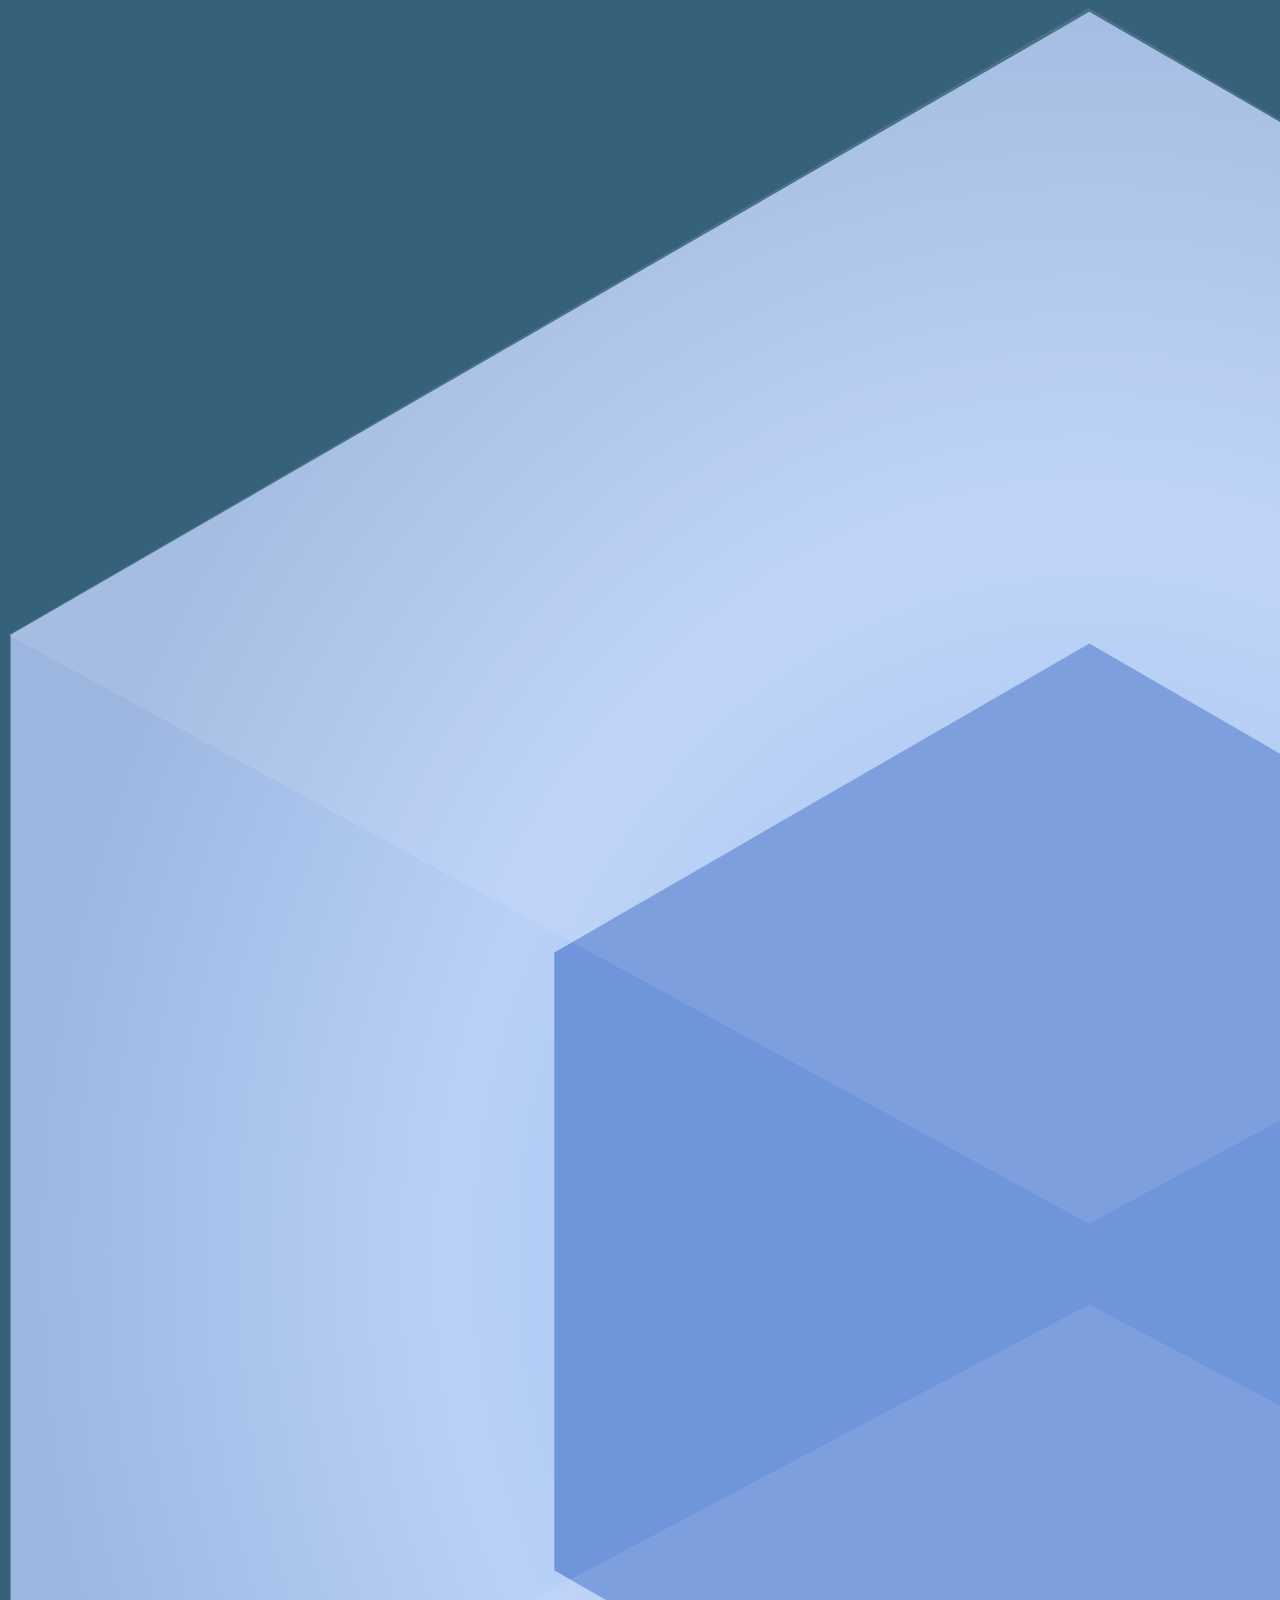
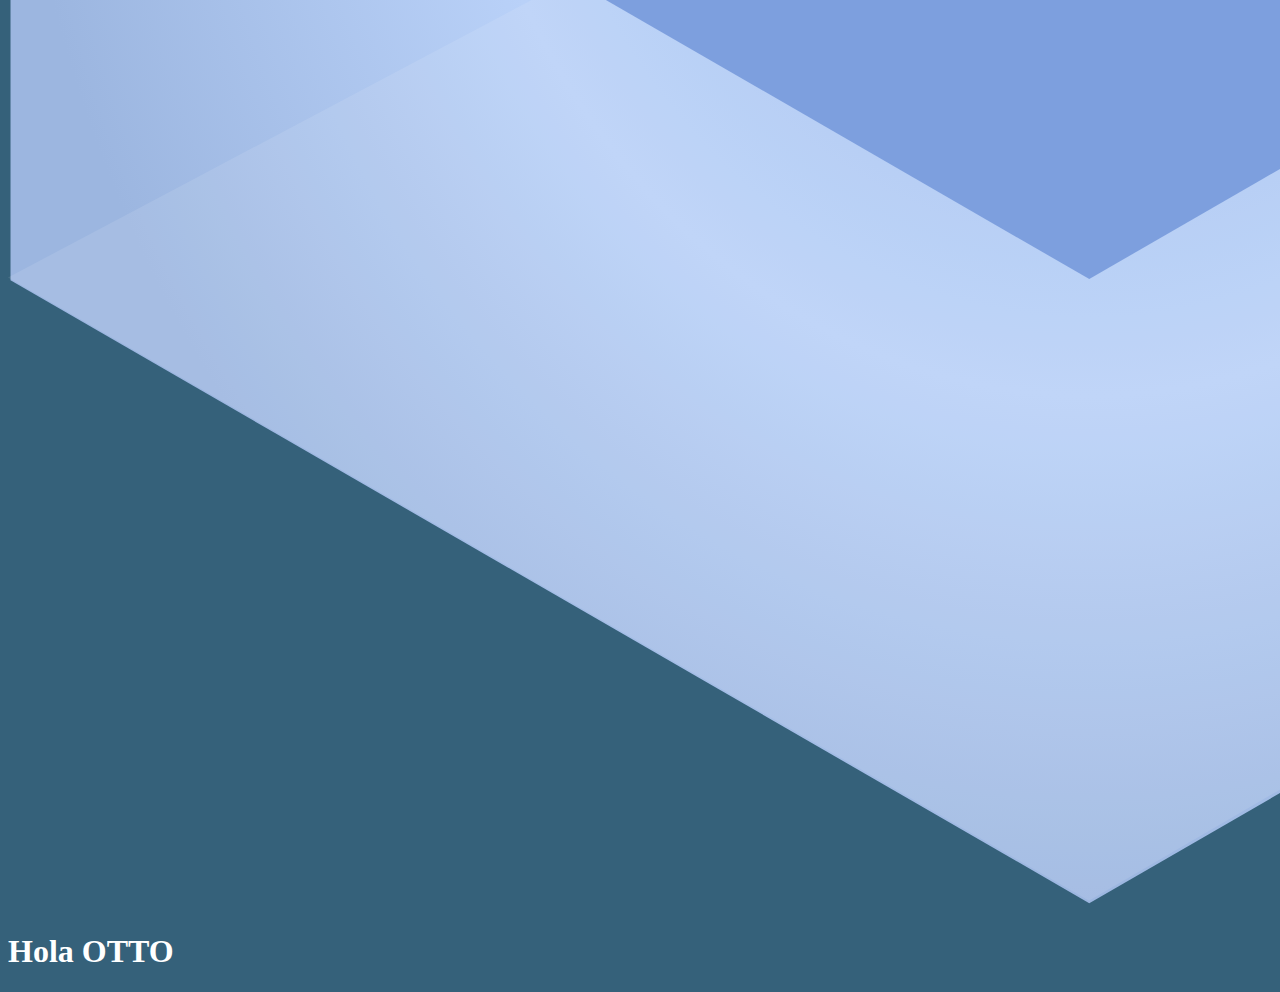
<file: docs/index.html>
<!doctype html><html lang="en"><head><meta charset="UTF-8"><meta http-equiv="X-UA-Compatible" content="IE=edge"><meta name="viewport" content="width=device-width,initial-scale=1"><title>Web PACK</title><script defer="defer" src="main.78a9d6bdb47c31eb4b2c.js"></script><link href="main.78a9d6bdb47c31eb4b2c.css" rel="stylesheet"></head><body><img src=".\assets\webpac.svg" alt="webpack logo"></body></html>
</file>
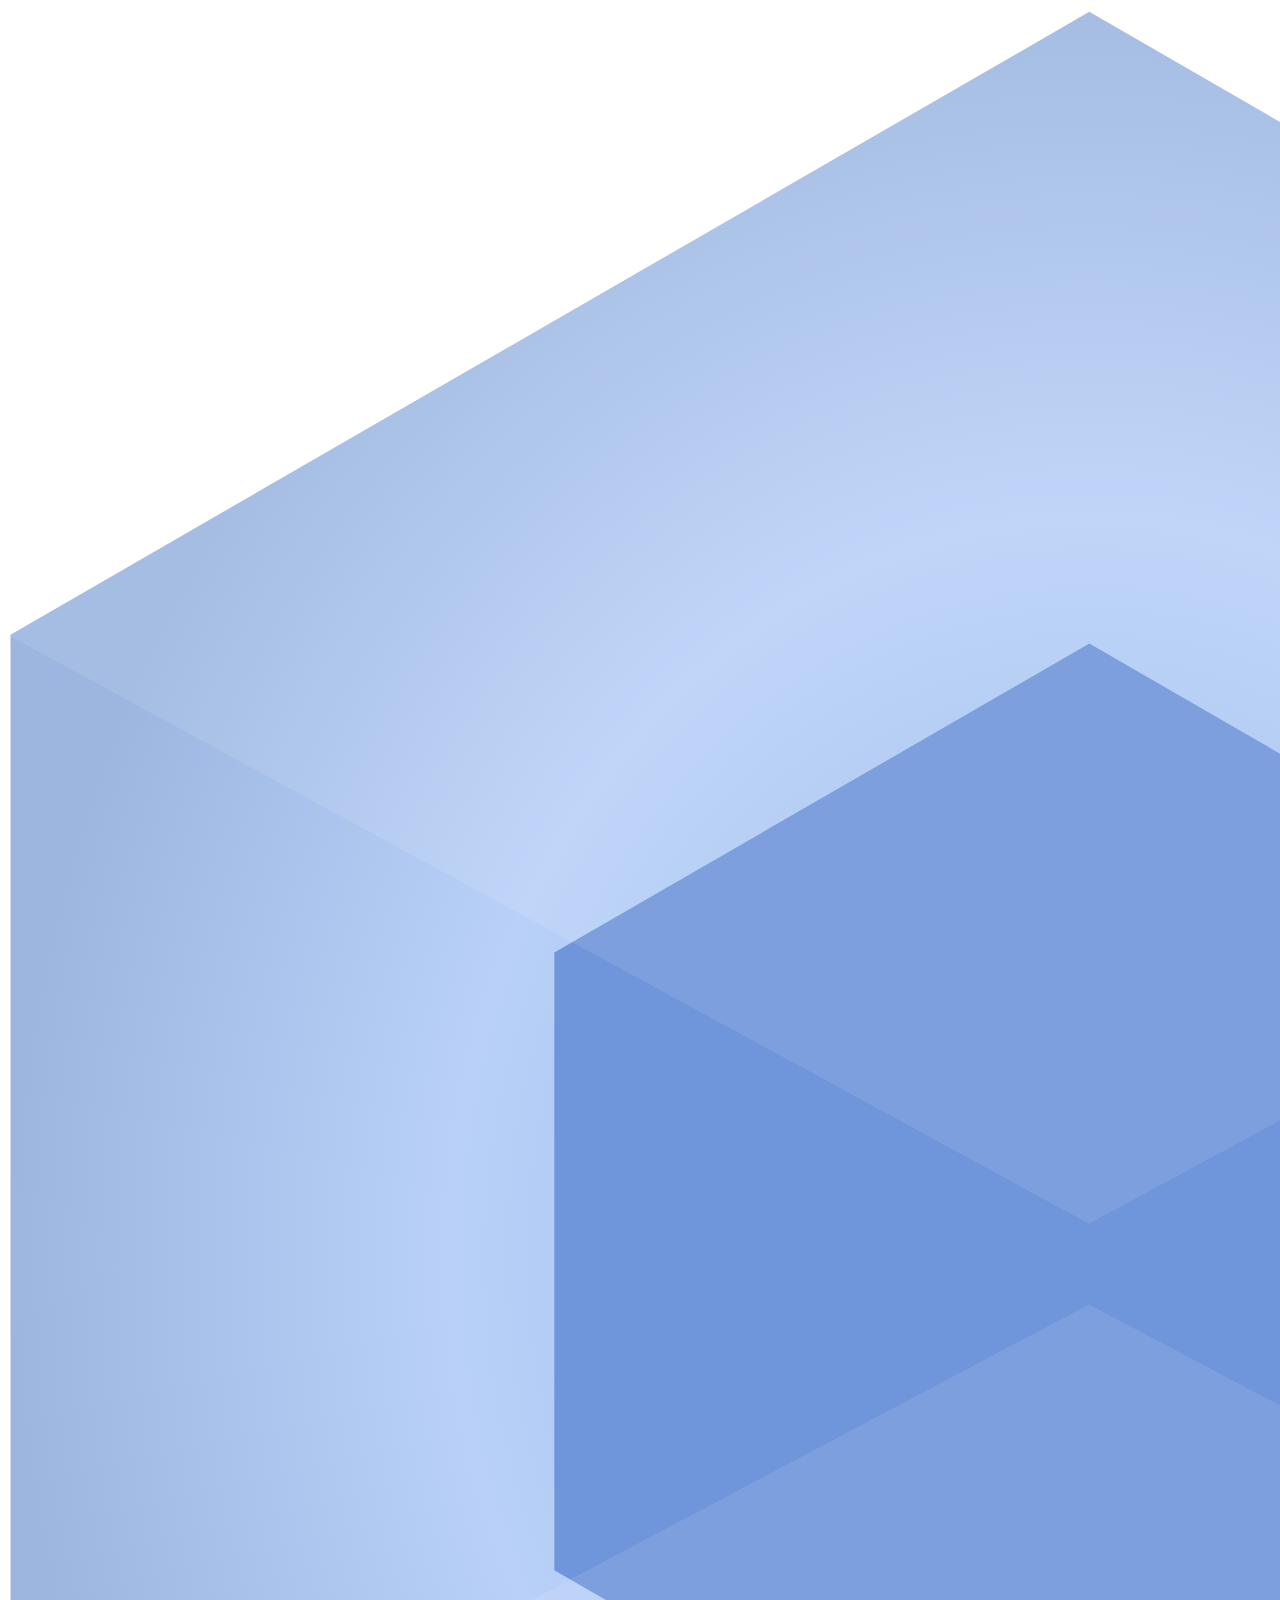
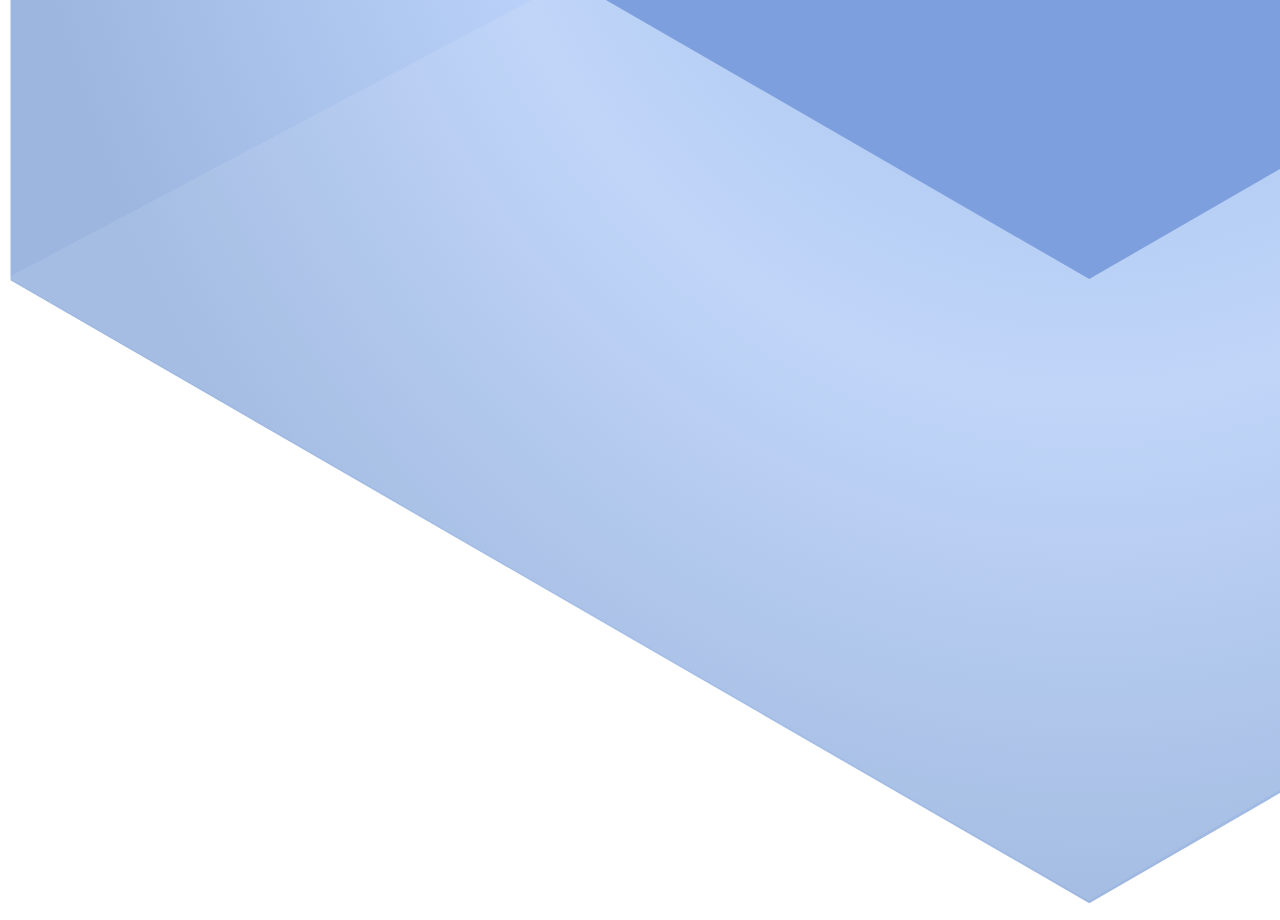
<file: src/index.html>
<!DOCTYPE html>
<html lang="en">

<head>
    <meta charset="UTF-8">
    <meta http-equiv="X-UA-Compatible" content="IE=edge">
    <meta name="viewport" content="width=device-width, initial-scale=1.0">
    <title>Web PACK</title>
</head>

<body>
    <img src=".\assets\webpac.svg" alt="webpack logo">
</body>

</html>
</file>
<file: docs/main.78a9d6bdb47c31eb4b2c.css>
body,html{background-color:#35617a}
</file>
